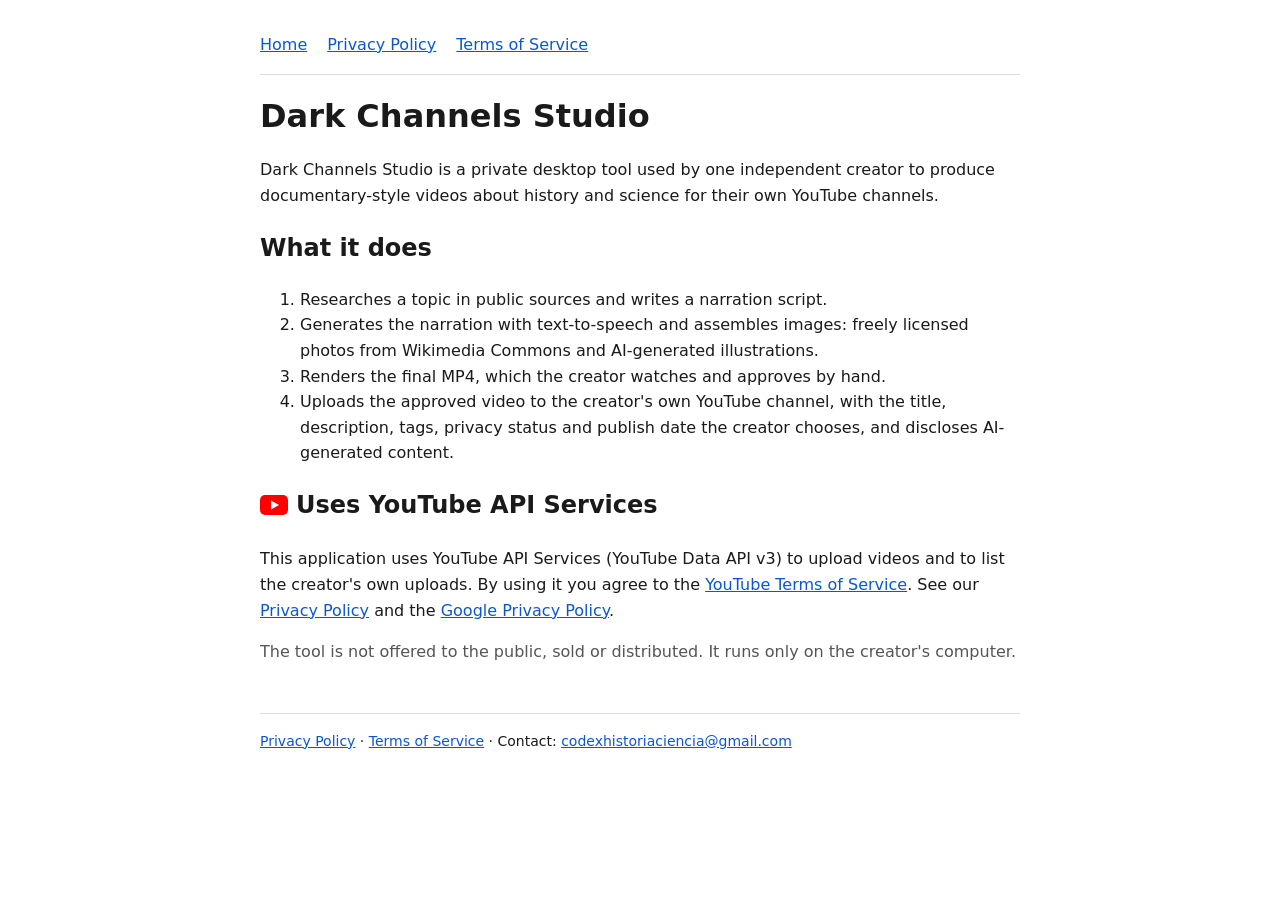
<file: index.html>
<!doctype html>
<html lang="en">
<head>
<meta charset="utf-8">
<meta name="viewport" content="width=device-width, initial-scale=1">
<title>Dark Channels Studio</title>
<link rel="stylesheet" href="style.css">
<meta name="google-site-verification" content="8N_kAh5_OHU6vBkXZei5MiMRvH2rFKPPODg6ybpQAc0" />
</head>
<body>
<main>
<nav><a href="./">Home</a><a href="privacy.html">Privacy Policy</a><a href="terms.html">Terms of Service</a></nav>

<h1>Dark Channels Studio</h1>
<p>Dark Channels Studio is a private desktop tool used by one independent creator to produce documentary-style videos about history and science for their own YouTube channels.</p>

<h2>What it does</h2>
<ol>
  <li>Researches a topic in public sources and writes a narration script.</li>
  <li>Generates the narration with text-to-speech and assembles images: freely licensed photos from Wikimedia Commons and AI-generated illustrations.</li>
  <li>Renders the final MP4, which the creator watches and approves by hand.</li>
  <li>Uploads the approved video to the creator's own YouTube channel, with the title, description, tags, privacy status and publish date the creator chooses, and discloses AI-generated content.</li>
</ol>

<h2>
  <span class="yt">
    <svg viewBox="0 0 28 20" aria-hidden="true"><rect width="28" height="20" rx="5" fill="#FF0000"/><path d="M11 5.5v9l8-4.5z" fill="#fff"/></svg>
    Uses YouTube API Services
  </span>
</h2>
<p>This application uses YouTube API Services (YouTube Data API v3) to upload videos and to list the creator's own uploads. By using it you agree to the <a href="https://www.youtube.com/t/terms">YouTube Terms of Service</a>. See our <a href="privacy.html">Privacy Policy</a> and the <a href="https://policies.google.com/privacy">Google Privacy Policy</a>.</p>

<p class="muted">The tool is not offered to the public, sold or distributed. It runs only on the creator's computer.</p>

<footer>
  <a href="privacy.html">Privacy Policy</a> · <a href="terms.html">Terms of Service</a> · Contact: <a href="mailto:codexhistoriaciencia@gmail.com">codexhistoriaciencia@gmail.com</a>
</footer>
</main>
</body>
</html>
</file>
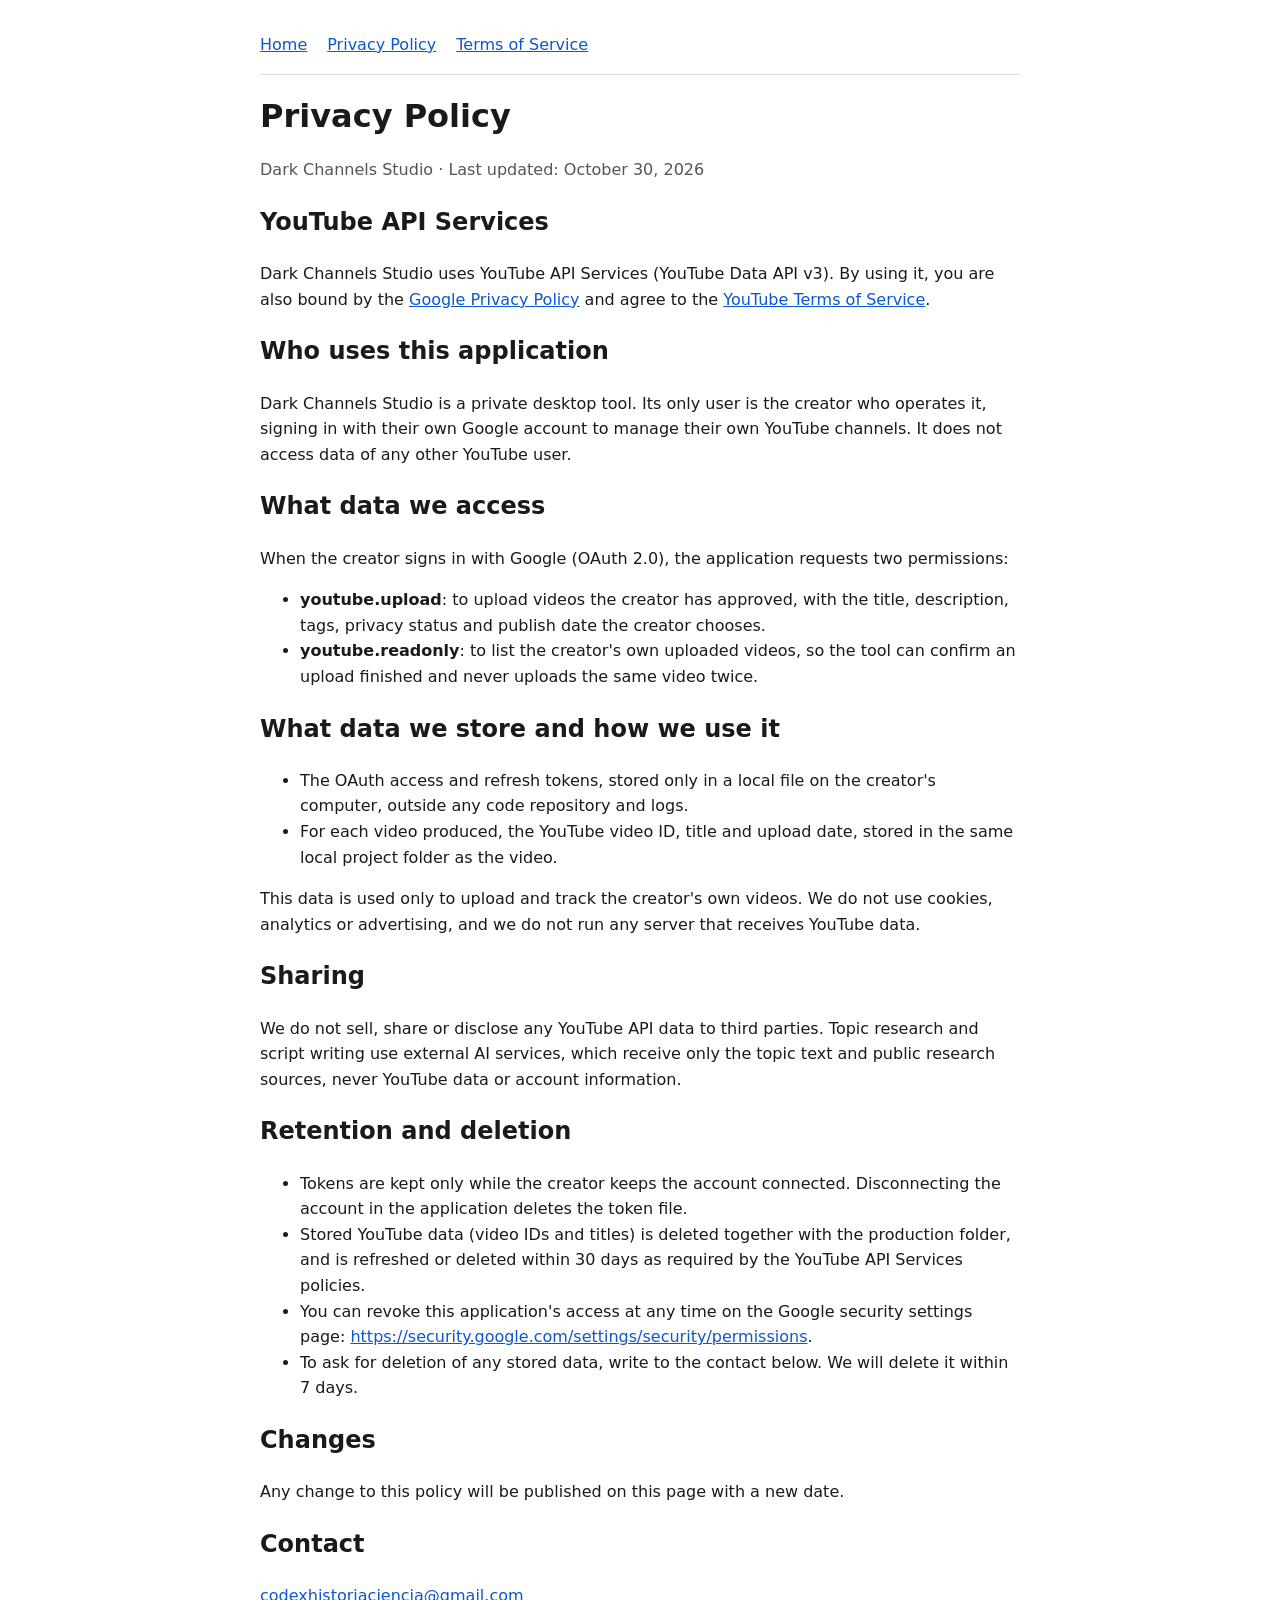
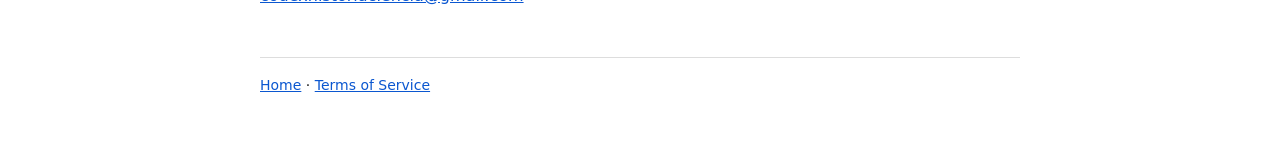
<file: privacy.html>
<!doctype html>
<html lang="en">
<head>
<meta charset="utf-8">
<meta name="viewport" content="width=device-width, initial-scale=1">
<title>Privacy Policy</title>
<link rel="stylesheet" href="style.css">
</head>
<body>
<main>
<nav><a href="./">Home</a><a href="privacy.html">Privacy Policy</a><a href="terms.html">Terms of Service</a></nav>

<h1>Privacy Policy</h1>
<p class="muted">Dark Channels Studio · Last updated: October 30, 2026</p>

<h2>YouTube API Services</h2>
<p>Dark Channels Studio uses YouTube API Services (YouTube Data API v3). By using it, you are also bound by the <a href="https://policies.google.com/privacy">Google Privacy Policy</a> and agree to the <a href="https://www.youtube.com/t/terms">YouTube Terms of Service</a>.</p>

<h2>Who uses this application</h2>
<p>Dark Channels Studio is a private desktop tool. Its only user is the creator who operates it, signing in with their own Google account to manage their own YouTube channels. It does not access data of any other YouTube user.</p>

<h2>What data we access</h2>
<p>When the creator signs in with Google (OAuth 2.0), the application requests two permissions:</p>
<ul>
  <li><strong>youtube.upload</strong>: to upload videos the creator has approved, with the title, description, tags, privacy status and publish date the creator chooses.</li>
  <li><strong>youtube.readonly</strong>: to list the creator's own uploaded videos, so the tool can confirm an upload finished and never uploads the same video twice.</li>
</ul>

<h2>What data we store and how we use it</h2>
<ul>
  <li>The OAuth access and refresh tokens, stored only in a local file on the creator's computer, outside any code repository and logs.</li>
  <li>For each video produced, the YouTube video ID, title and upload date, stored in the same local project folder as the video.</li>
</ul>
<p>This data is used only to upload and track the creator's own videos. We do not use cookies, analytics or advertising, and we do not run any server that receives YouTube data.</p>

<h2>Sharing</h2>
<p>We do not sell, share or disclose any YouTube API data to third parties. Topic research and script writing use external AI services, which receive only the topic text and public research sources, never YouTube data or account information.</p>

<h2>Retention and deletion</h2>
<ul>
  <li>Tokens are kept only while the creator keeps the account connected. Disconnecting the account in the application deletes the token file.</li>
  <li>Stored YouTube data (video IDs and titles) is deleted together with the production folder, and is refreshed or deleted within 30 days as required by the YouTube API Services policies.</li>
  <li>You can revoke this application's access at any time on the Google security settings page: <a href="https://security.google.com/settings/security/permissions">https://security.google.com/settings/security/permissions</a>.</li>
  <li>To ask for deletion of any stored data, write to the contact below. We will delete it within 7 days.</li>
</ul>

<h2>Changes</h2>
<p>Any change to this policy will be published on this page with a new date.</p>

<h2>Contact</h2>
<p><a href="mailto:codexhistoriaciencia@gmail.com">codexhistoriaciencia@gmail.com</a></p>

<footer><a href="./">Home</a> · <a href="terms.html">Terms of Service</a></footer>
</main>
</body>
</html>
</file>
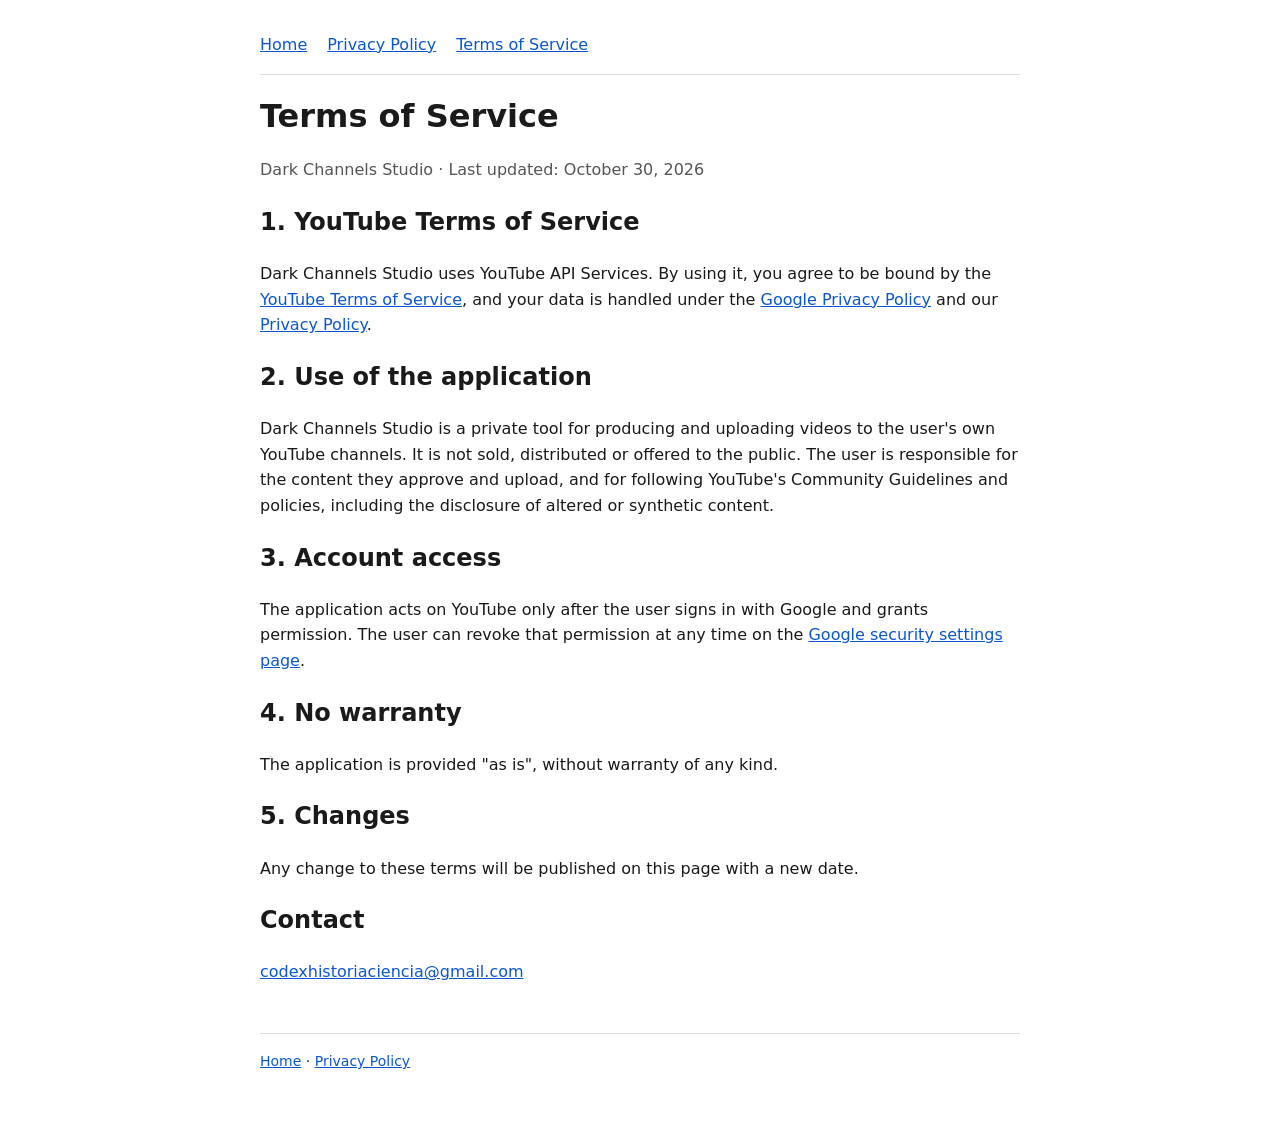
<file: terms.html>
<!doctype html>
<html lang="en">
<head>
<meta charset="utf-8">
<meta name="viewport" content="width=device-width, initial-scale=1">
<title>Terms of Service</title>
<link rel="stylesheet" href="style.css">
</head>
<body>
<main>
<nav><a href="./">Home</a><a href="privacy.html">Privacy Policy</a><a href="terms.html">Terms of Service</a></nav>

<h1>Terms of Service</h1>
<p class="muted">Dark Channels Studio · Last updated: October 30, 2026</p>

<h2>1. YouTube Terms of Service</h2>
<p>Dark Channels Studio uses YouTube API Services. By using it, you agree to be bound by the <a href="https://www.youtube.com/t/terms">YouTube Terms of Service</a>, and your data is handled under the <a href="https://policies.google.com/privacy">Google Privacy Policy</a> and our <a href="privacy.html">Privacy Policy</a>.</p>

<h2>2. Use of the application</h2>
<p>Dark Channels Studio is a private tool for producing and uploading videos to the user's own YouTube channels. It is not sold, distributed or offered to the public. The user is responsible for the content they approve and upload, and for following YouTube's Community Guidelines and policies, including the disclosure of altered or synthetic content.</p>

<h2>3. Account access</h2>
<p>The application acts on YouTube only after the user signs in with Google and grants permission. The user can revoke that permission at any time on the <a href="https://security.google.com/settings/security/permissions">Google security settings page</a>.</p>

<h2>4. No warranty</h2>
<p>The application is provided "as is", without warranty of any kind.</p>

<h2>5. Changes</h2>
<p>Any change to these terms will be published on this page with a new date.</p>

<h2>Contact</h2>
<p><a href="mailto:codexhistoriaciencia@gmail.com">codexhistoriaciencia@gmail.com</a></p>

<footer><a href="./">Home</a> · <a href="privacy.html">Privacy Policy</a></footer>
</main>
</body>
</html>
</file>
<file: style.css>
:root { --bg: #ffffff; --fg: #1a1a1a; --muted: #555; --link: #0b57d0; --line: #ddd; }
@media (prefers-color-scheme: dark) {
  :root { --bg: #16181c; --fg: #e8e8e8; --muted: #a8a8a8; --link: #8ab4f8; --line: #333; }
}
body { margin: 0; background: var(--bg); color: var(--fg); font: 16px/1.6 system-ui, sans-serif; }
main { max-width: 760px; margin: 0 auto; padding: 32px 16px 64px; }
nav { display: flex; gap: 20px; flex-wrap: wrap; padding-bottom: 16px; border-bottom: 1px solid var(--line); }
a { color: var(--link); }
h1 { line-height: 1.25; }
.muted { color: var(--muted); }
.yt { display: inline-flex; align-items: center; gap: 8px; font-weight: 600; }
.yt svg { width: 28px; height: 20px; }
footer { margin-top: 48px; padding-top: 16px; border-top: 1px solid var(--line); font-size: 14px; }
</file>
